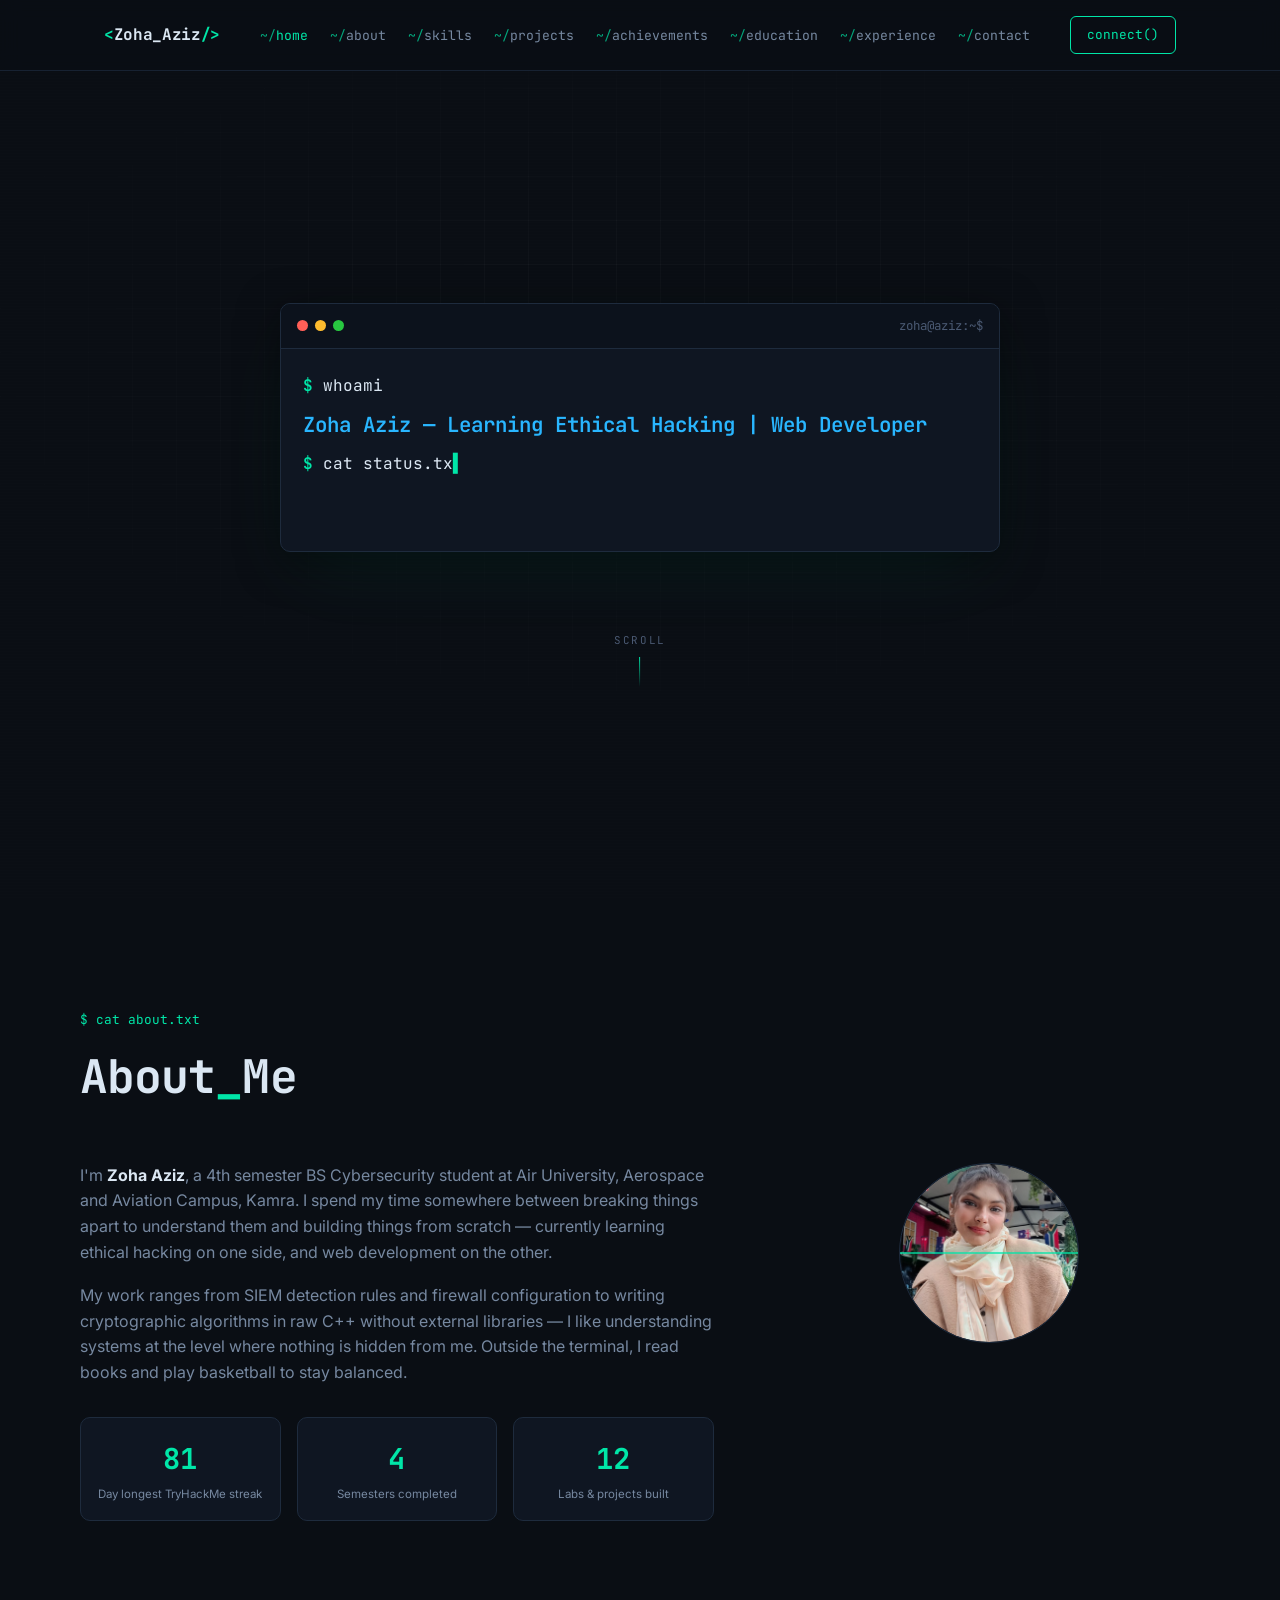
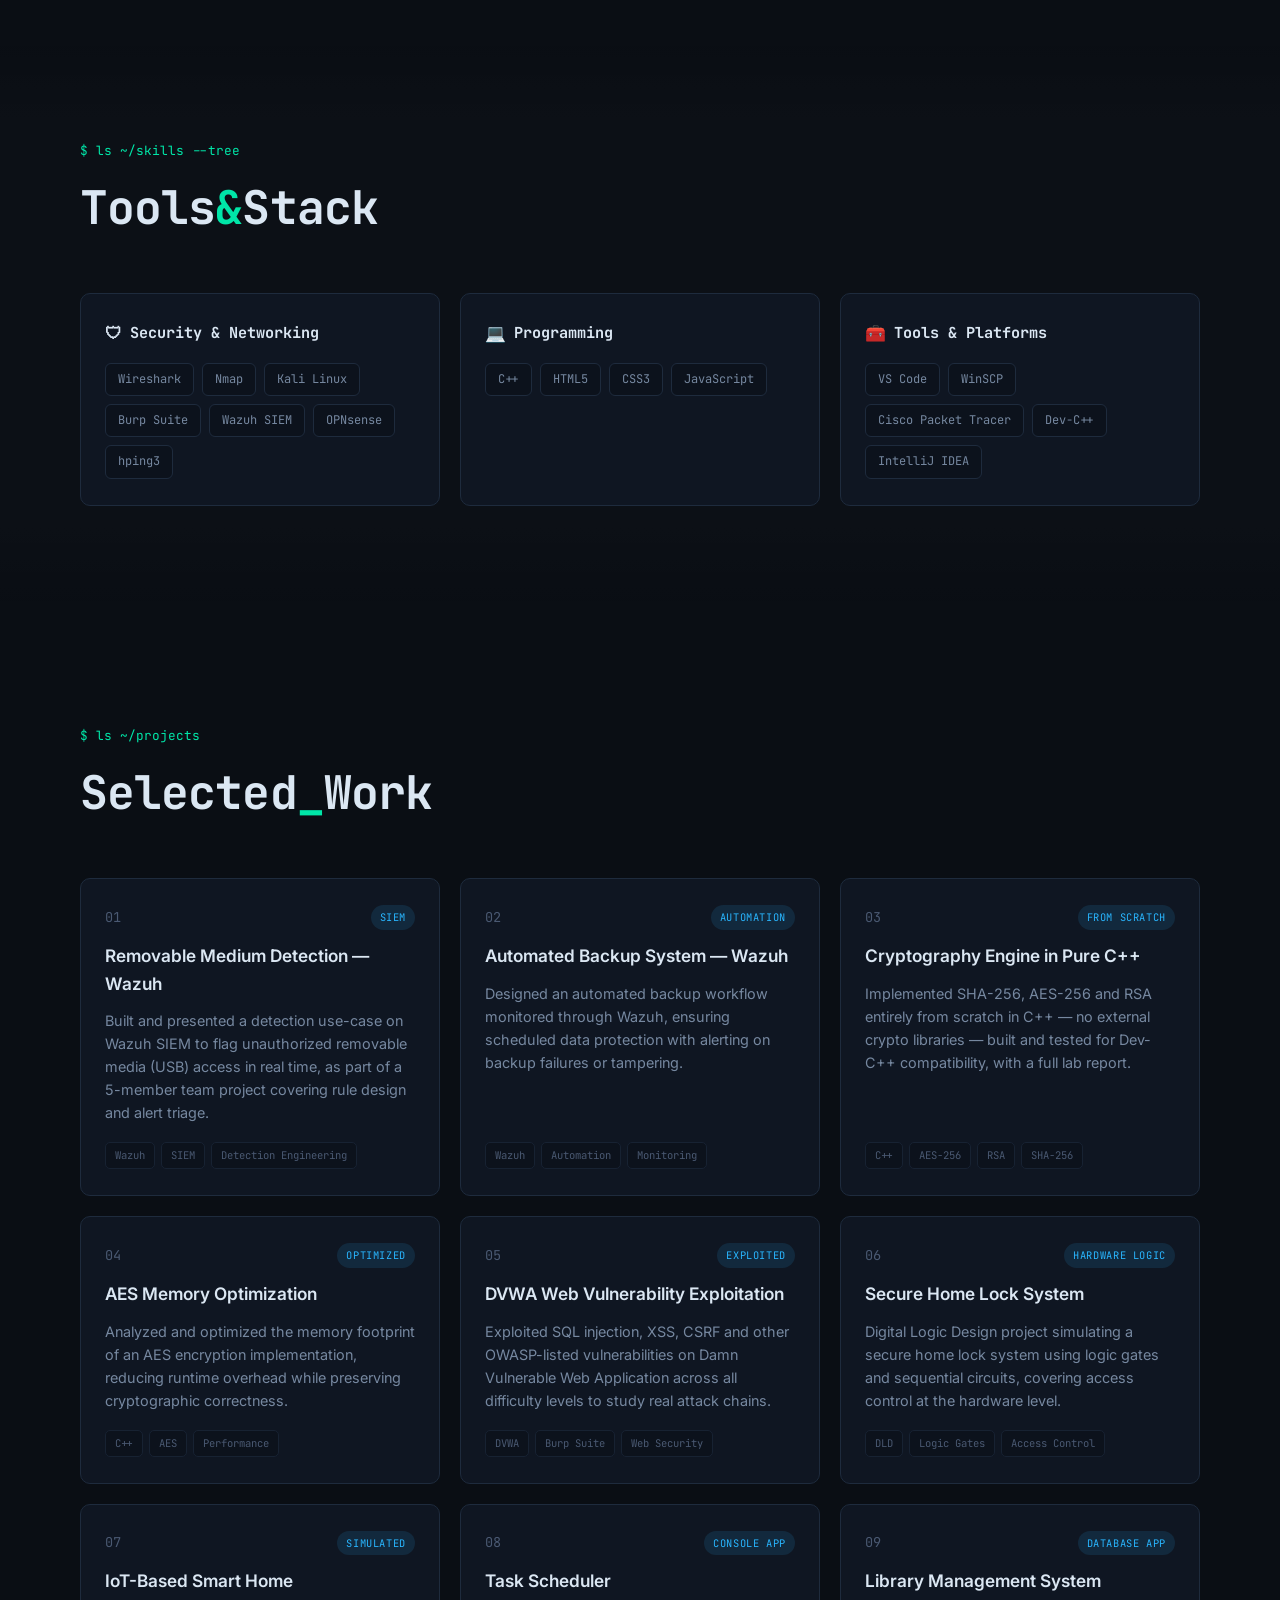
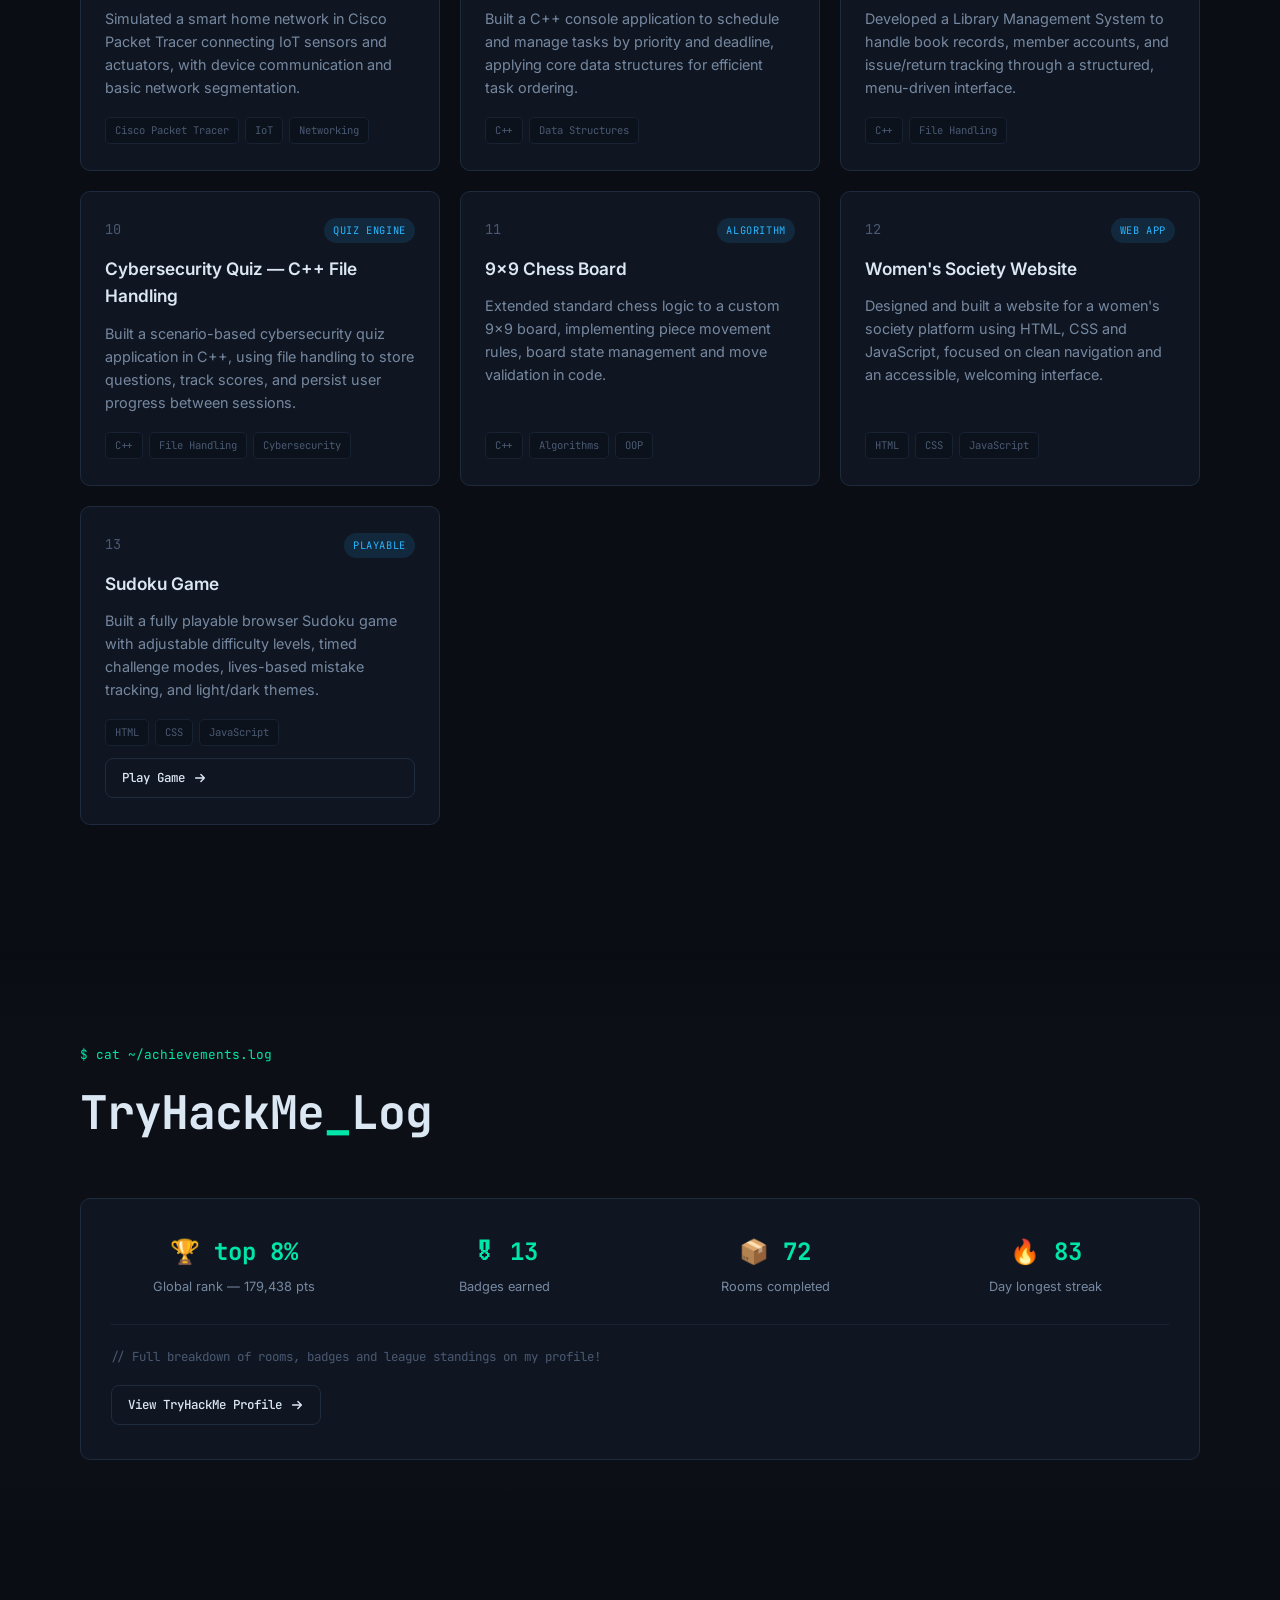
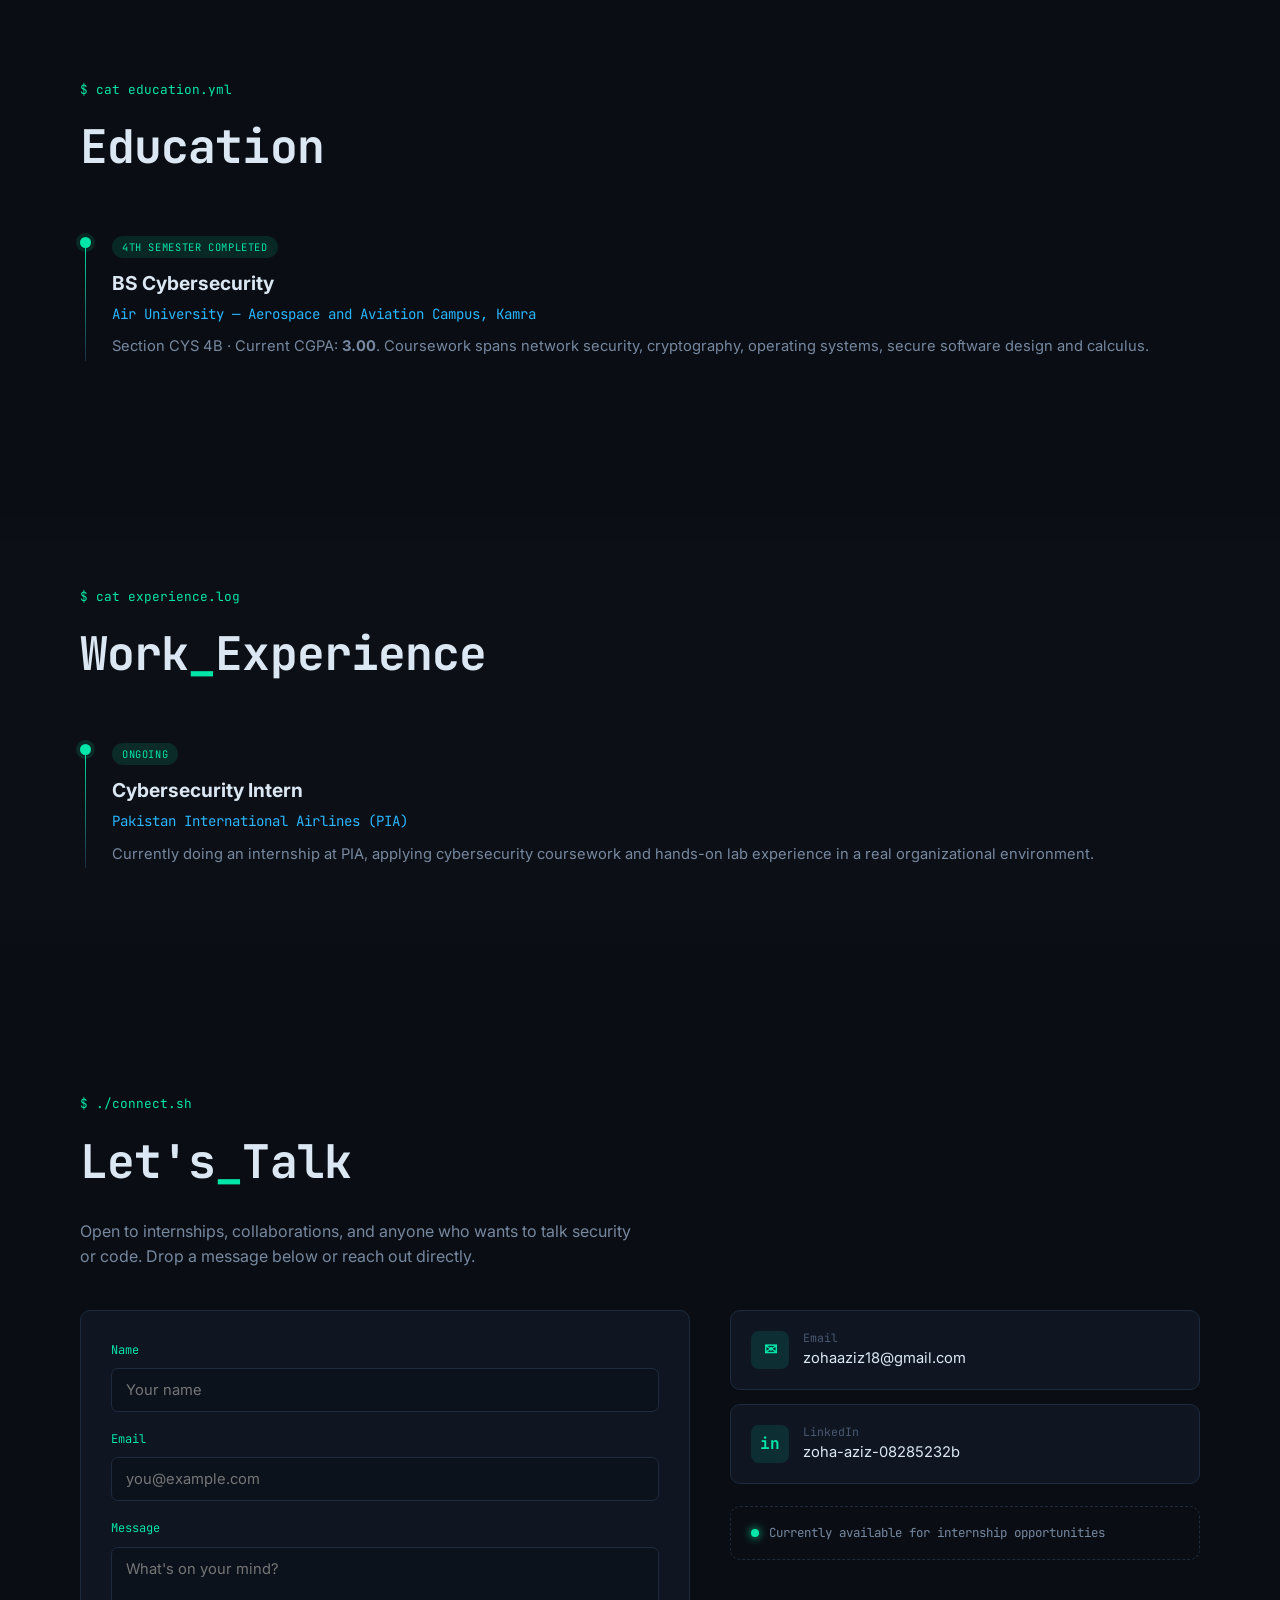
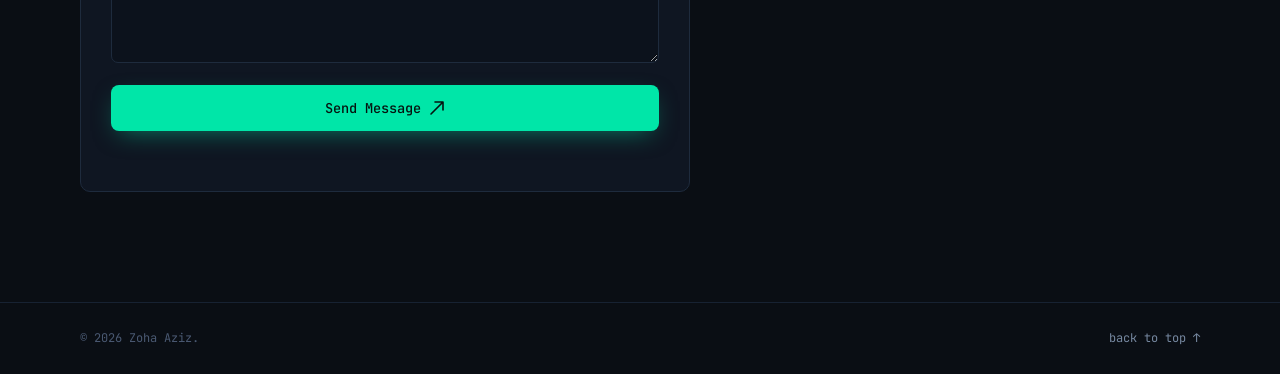
<file: index.html>
<!DOCTYPE html>
<html lang="en">
<head>
<meta charset="UTF-8">
<meta name="viewport" content="width=device-width, initial-scale=1.0">
<title>Zoha Aziz — Cybersecurity Student & Web Developer</title>
<meta name="description" content="Portfolio of Zoha Aziz, BS Cybersecurity student learning ethical hacking and web development.">
<link rel="preconnect" href="https://fonts.googleapis.com">
<link rel="preconnect" href="https://fonts.gstatic.com" crossorigin>
<link href="https://fonts.googleapis.com/css2?family=JetBrains+Mono:wght@400;500;600;700;800&family=Inter:wght@400;500;600;700&display=swap" rel="stylesheet">
<link rel="stylesheet" href="style.css">
</head>
<body>

<!-- Matrix rain background canvas -->
<canvas id="matrix-canvas"></canvas>

<!-- Scanline overlay -->
<div class="scanline-overlay" aria-hidden="true"></div>

<!-- Custom cursor dot -->
<div class="cursor-dot" id="cursorDot" aria-hidden="true"></div>

<!-- NAV -->
<header class="navbar" id="navbar">
  <div class="nav-inner">
    <a href="#home" class="logo">
      <span class="logo-bracket">&lt;</span>Zoha_Aziz<span class="logo-bracket">/&gt;</span>
    </a>
    <nav class="nav-links" id="navLinks">
      <a href="#home" class="nav-link"><span class="nav-idx">~/</span>home</a>
      <a href="#about" class="nav-link"><span class="nav-idx">~/</span>about</a>
      <a href="#skills" class="nav-link"><span class="nav-idx">~/</span>skills</a>
      <a href="#projects" class="nav-link"><span class="nav-idx">~/</span>projects</a>
      <a href="#achievements" class="nav-link"><span class="nav-idx">~/</span>achievements</a>
      <a href="#education" class="nav-link"><span class="nav-idx">~/</span>education</a>
      <a href="#experience" class="nav-link"><span class="nav-idx">~/</span>experience</a>
      <a href="#contact" class="nav-link"><span class="nav-idx">~/</span>contact</a>
    </nav>
    <a href="#contact" class="nav-cta">connect()</a>
    <button class="nav-toggle" id="navToggle" aria-label="Toggle menu" aria-expanded="false">
      <span></span><span></span><span></span>
    </button>
  </div>
</header>

<!-- HERO -->
<section class="hero" id="home">
  <div class="hero-grid" aria-hidden="true"></div>
  <div class="hero-inner">
    <div class="terminal-window" id="heroTerminal">
      <div class="terminal-titlebar">
        <div class="terminal-dots">
          <span class="dot dot-red"></span>
          <span class="dot dot-yellow"></span>
          <span class="dot dot-green"></span>
        </div>
        <span class="terminal-path">zoha@aziz:~$</span>
      </div>
      <div class="terminal-body" id="terminalBody">
        <p class="term-line"><span class="prompt">$</span> <span class="cmd" id="typeLine1"></span><span class="cursor-blink" id="blink1">▌</span></p>
        <p class="term-line term-output" id="outLine1" style="opacity:0;"></p>
        <p class="term-line" id="line2Wrap" style="opacity:0;"><span class="prompt">$</span> <span class="cmd" id="typeLine2"></span><span class="cursor-blink" id="blink2">▌</span></p>
        <p class="term-line term-output" id="outLine2" style="opacity:0;"></p>
        <p class="term-line" id="line3Wrap" style="opacity:0;"><span class="prompt">$</span> <span class="cmd" id="typeLine3"></span><span class="cursor-blink" id="blink3">▌</span></p>
        <div class="term-tags" id="termTags" style="opacity:0;"></div>
      </div>
    </div>

    <div class="hero-actions" id="heroActions" style="opacity:0;">
      <a href="#projects" class="btn btn-primary">
        <span>View Projects</span>
        <svg width="16" height="16" viewBox="0 0 16 16" fill="none"><path d="M3 8h10M9 4l4 4-4 4" stroke="currentColor" stroke-width="1.6" stroke-linecap="round" stroke-linejoin="round"/></svg>
      </a>
      <a href="assets/Zoha_Aziz_CV.pdf" class="btn btn-ghost" download>
        <svg width="16" height="16" viewBox="0 0 16 16" fill="none"><path d="M8 2v8m0 0l-3-3m3 3l3-3M2.5 13h11" stroke="currentColor" stroke-width="1.6" stroke-linecap="round" stroke-linejoin="round"/></svg>
        <span>Download CV</span>
      </a>
    </div>

    <div class="scroll-hint" aria-hidden="true">
      <span>scroll</span>
      <div class="scroll-line"></div>
    </div>
  </div>
</section>

<!-- ABOUT -->
<section class="section" id="about">
  <div class="section-inner">
    <p class="section-eyebrow">$ cat about.txt</p>
    <h2 class="section-title">About<span class="accent">_</span>Me</h2>
    <div class="about-grid">
      <div class="about-text">
        <p>I'm <strong>Zoha Aziz</strong>, a 4th semester BS Cybersecurity student at Air University, Aerospace and Aviation Campus, Kamra. I spend my time somewhere between breaking things apart to understand them and building things from scratch — currently learning ethical hacking on one side, and web development on the other.</p>
        <p>My work ranges from SIEM detection rules and firewall configuration to writing cryptographic algorithms in raw C++ without external libraries — I like understanding systems at the level where nothing is hidden from me. Outside the terminal, I read books and play basketball to stay balanced.</p>
        <div class="about-stats">
          <div class="stat-box">
            <span class="stat-num" data-target="83">0</span>
            <span class="stat-label">Day longest TryHackMe streak</span>
          </div>
          <div class="stat-box">
            <span class="stat-num" data-target="4">0</span>
            <span class="stat-label">Semesters completed</span>
          </div>
          <div class="stat-box">
            <span class="stat-num" data-target="12">0</span>
            <span class="stat-label">Labs &amp; projects built</span>
          </div>
        </div>
      </div>
      <div class="about-avatar">
        <div class="avatar-frame">
          <img src="assets/zoha_aziz.jpeg" alt="Zoha Aziz" class="avatar-img">
          <div class="avatar-scan"></div>
        </div>
        <div class="avatar-tag"></div>
      </div>
    </div>
  </div>
</section>

<!-- SKILLS -->
<section class="section section-alt" id="skills">
  <div class="section-inner">
    <p class="section-eyebrow">$ ls ~/skills --tree</p>
    <h2 class="section-title">Tools<span class="accent">&amp;</span>Stack</h2>

    <div class="skills-grid">
      <div class="skill-category">
        <h3><span class="cat-icon">🛡</span> Security &amp; Networking</h3>
        <div class="skill-tags">
          <span class="tag">Wireshark</span>
          <span class="tag">Nmap</span>
          <span class="tag">Kali Linux</span>
          <span class="tag">Burp Suite</span>
          <span class="tag">Wazuh SIEM</span>
          <span class="tag">OPNsense</span>
          <span class="tag">hping3</span>
        </div>
      </div>
      <div class="skill-category">
        <h3><span class="cat-icon">💻</span> Programming</h3>
        <div class="skill-tags">
          <span class="tag">C++</span>
          <span class="tag">HTML5</span>
          <span class="tag">CSS3</span>
          <span class="tag">JavaScript</span>
        </div>
      </div>
      <div class="skill-category">
        <h3><span class="cat-icon">🧰</span> Tools &amp; Platforms</h3>
        <div class="skill-tags">
          <span class="tag">VS Code</span>
          <span class="tag">WinSCP</span>
          <span class="tag">Cisco Packet Tracer</span>
          <span class="tag">Dev-C++</span>
          <span class="tag">IntelliJ IDEA</span>
        </div>
      </div>
    </div>
  </div>
</section>

<!-- PROJECTS -->
<section class="section" id="projects">
  <div class="section-inner">
    <p class="section-eyebrow">$ ls ~/projects</p>
    <h2 class="section-title">Selected<span class="accent">_</span>Work</h2>

    <div class="projects-grid">

      <article class="project-card">
        <div class="project-head">
          <span class="project-index">01</span>
          <span class="project-status">SIEM</span>
        </div>
        <h3>Removable Medium Detection — Wazuh</h3>
        <p>Built and presented a detection use-case on Wazuh SIEM to flag unauthorized removable media (USB) access in real time, as part of a 5-member team project covering rule design and alert triage.</p>
        <div class="project-tags">
          <span class="ptag">Wazuh</span><span class="ptag">SIEM</span><span class="ptag">Detection Engineering</span>
        </div>
      </article>

      <article class="project-card">
        <div class="project-head">
          <span class="project-index">02</span>
          <span class="project-status">automation</span>
        </div>
        <h3>Automated Backup System — Wazuh</h3>
        <p>Designed an automated backup workflow monitored through Wazuh, ensuring scheduled data protection with alerting on backup failures or tampering.</p>
        <div class="project-tags">
          <span class="ptag">Wazuh</span><span class="ptag">Automation</span><span class="ptag">Monitoring</span>
        </div>
      </article>

      <article class="project-card">
        <div class="project-head">
          <span class="project-index">03</span>
          <span class="project-status">from scratch</span>
        </div>
        <h3>Cryptography Engine in Pure C++</h3>
        <p>Implemented SHA-256, AES-256 and RSA entirely from scratch in C++ — no external crypto libraries — built and tested for Dev-C++ compatibility, with a full lab report.</p>
        <div class="project-tags">
          <span class="ptag">C++</span><span class="ptag">AES-256</span><span class="ptag">RSA</span><span class="ptag">SHA-256</span>
        </div>
      </article>

      <article class="project-card">
        <div class="project-head">
          <span class="project-index">04</span>
          <span class="project-status">optimized</span>
        </div>
        <h3>AES Memory Optimization</h3>
        <p>Analyzed and optimized the memory footprint of an AES encryption implementation, reducing runtime overhead while preserving cryptographic correctness.</p>
        <div class="project-tags">
          <span class="ptag">C++</span><span class="ptag">AES</span><span class="ptag">Performance</span>
        </div>
      </article>

      <article class="project-card">
        <div class="project-head">
          <span class="project-index">05</span>
          <span class="project-status">exploited</span>
        </div>
        <h3>DVWA Web Vulnerability Exploitation</h3>
        <p>Exploited SQL injection, XSS, CSRF and other OWASP-listed vulnerabilities on Damn Vulnerable Web Application across all difficulty levels to study real attack chains.</p>
        <div class="project-tags">
          <span class="ptag">DVWA</span><span class="ptag">Burp Suite</span><span class="ptag">Web Security</span>
        </div>
      </article>

      <article class="project-card">
        <div class="project-head">
          <span class="project-index">06</span>
          <span class="project-status">hardware logic</span>
        </div>
        <h3>Secure Home Lock System</h3>
        <p>Digital Logic Design project simulating a secure home lock system using logic gates and sequential circuits, covering access control at the hardware level.</p>
        <div class="project-tags">
          <span class="ptag">DLD</span><span class="ptag">Logic Gates</span><span class="ptag">Access Control</span>
        </div>
      </article>

      <article class="project-card">
        <div class="project-head">
          <span class="project-index">07</span>
          <span class="project-status">simulated</span>
        </div>
        <h3>IoT-Based Smart Home</h3>
        <p>Simulated a smart home network in Cisco Packet Tracer connecting IoT sensors and actuators, with device communication and basic network segmentation.</p>
        <div class="project-tags">
          <span class="ptag">Cisco Packet Tracer</span><span class="ptag">IoT</span><span class="ptag">Networking</span>
        </div>
      </article>

      <article class="project-card">
        <div class="project-head">
          <span class="project-index">08</span>
          <span class="project-status">console app</span>
        </div>
        <h3>Task Scheduler</h3>
        <p>Built a C++ console application to schedule and manage tasks by priority and deadline, applying core data structures for efficient task ordering.</p>
        <div class="project-tags">
          <span class="ptag">C++</span><span class="ptag">Data Structures</span>
        </div>
      </article>

      <article class="project-card">
        <div class="project-head">
          <span class="project-index">09</span>
          <span class="project-status">database app</span>
        </div>
        <h3>Library Management System</h3>
        <p>Developed a Library Management System to handle book records, member accounts, and issue/return tracking through a structured, menu-driven interface.</p>
        <div class="project-tags">
          <span class="ptag">C++</span><span class="ptag">File Handling</span>
        </div>
      </article>

      <article class="project-card">
        <div class="project-head">
          <span class="project-index">10</span>
          <span class="project-status">quiz engine</span>
        </div>
        <h3>Cybersecurity Quiz — C++ File Handling</h3>
        <p>Built a scenario-based cybersecurity quiz application in C++, using file handling to store questions, track scores, and persist user progress between sessions.</p>
        <div class="project-tags">
          <span class="ptag">C++</span><span class="ptag">File Handling</span><span class="ptag">Cybersecurity</span>
        </div>
      </article>

      <article class="project-card">
        <div class="project-head">
          <span class="project-index">11</span>
          <span class="project-status">algorithm</span>
        </div>
        <h3>9x9 Chess Board</h3>
        <p>Extended standard chess logic to a custom 9x9 board, implementing piece movement rules, board state management and move validation in code.</p>
        <div class="project-tags">
          <span class="ptag">C++</span><span class="ptag">Algorithms</span><span class="ptag">OOP</span>
        </div>
      </article>

      <article class="project-card">
        <div class="project-head">
          <span class="project-index">12</span>
          <span class="project-status">web app</span>
        </div>
        <h3>Women's Society Website</h3>
        <p>Designed and built a website for a women's society platform using HTML, CSS and JavaScript, focused on clean navigation and an accessible, welcoming interface.</p>
        <div class="project-tags">
          <span class="ptag">HTML</span><span class="ptag">CSS</span><span class="ptag">JavaScript</span>
        </div>
      </article>

      <article class="project-card">
        <div class="project-head">
          <span class="project-index">13</span>
          <span class="project-status">playable</span>
        </div>
        <h3>Sudoku Game</h3>
        <p>Built a fully playable browser Sudoku game with adjustable difficulty levels, timed challenge modes, lives-based mistake tracking, and light/dark themes.</p>
        <div class="project-tags">
          <span class="ptag">HTML</span><span class="ptag">CSS</span><span class="ptag">JavaScript</span>
        </div>
        <a href="game/sudoko.html" target="_blank" rel="noopener" class="btn btn-ghost btn-sm">
          <span>Play Game</span>
          <svg width="14" height="14" viewBox="0 0 16 16" fill="none"><path d="M3 8h10M9 4l4 4-4 4" stroke="currentColor" stroke-width="1.6" stroke-linecap="round" stroke-linejoin="round"/></svg>
        </a>
      </article>

    </div>
  </div>
</section>

<!-- ACHIEVEMENTS -->
<section class="section section-alt" id="achievements">
  <div class="section-inner">
    <p class="section-eyebrow">$ cat ~/achievements.log</p>
    <h2 class="section-title">TryHackMe<span class="accent">_</span>Log</h2>

    <div class="thm-panel">
      <div class="thm-row">
        <div class="thm-item">
          <span class="thm-num">🏆 top 8%</span>
          <span class="thm-label">Global rank — 179,438 pts</span>
        </div>
        <div class="thm-item">
          <span class="thm-num">🎖 13</span>
          <span class="thm-label">Badges earned</span>
        </div>
        <div class="thm-item">
          <span class="thm-num">📦 72</span>
          <span class="thm-label">Rooms completed</span>
        </div>
        <div class="thm-item">
          <span class="thm-num">🔥 83</span>
          <span class="thm-label">Day longest streak</span>
        </div>
      </div>
      <p class="thm-note">// Full breakdown of rooms, badges and league standings on my profile!</p>
      <a href="https://tryhackme.com/p/ZohaAziz" target="_blank" rel="noopener" class="btn btn-ghost btn-sm thm-link">
        <span>View TryHackMe Profile</span>
        <svg width="14" height="14" viewBox="0 0 16 16" fill="none"><path d="M3 8h10M9 4l4 4-4 4" stroke="currentColor" stroke-width="1.6" stroke-linecap="round" stroke-linejoin="round"/></svg>
      </a>
    </div>
  </div>
</section>

<!-- EDUCATION -->
<section class="section" id="education">
  <div class="section-inner">
    <p class="section-eyebrow">$ cat education.yml</p>
    <h2 class="section-title">Education</h2>

    <div class="timeline">
      <div class="timeline-item">
        <div class="timeline-dot"></div>
        <div class="timeline-content">
          <span class="timeline-tag">4th semester completed</span>
          <h3>BS Cybersecurity</h3>
          <p class="timeline-sub">Air University — Aerospace and Aviation Campus, Kamra</p>
          <p>Section CYS 4B &middot; Current CGPA: <strong>3.00</strong>. Coursework spans network security, cryptography, operating systems, secure software design and calculus.</p>
        </div>
      </div>
    </div>
  </div>
</section>

<!-- WORK EXPERIENCE -->
<section class="section section-alt" id="experience">
  <div class="section-inner">
    <p class="section-eyebrow">$ cat experience.log</p>
    <h2 class="section-title">Work<span class="accent">_</span>Experience</h2>

    <div class="timeline">
      <div class="timeline-item">
        <div class="timeline-dot"></div>
        <div class="timeline-content">
          <span class="timeline-tag">Ongoing</span>
          <h3>Cybersecurity Intern</h3>
          <p class="timeline-sub">Pakistan International Airlines (PIA)</p>
          <p>Currently doing an internship at PIA, applying cybersecurity coursework and hands-on lab experience in a real organizational environment.</p>
        </div>
      </div>
    </div>
  </div>
</section>

<!-- CONTACT -->
<section class="section" id="contact">
  <div class="section-inner">
    <p class="section-eyebrow">$ ./connect.sh</p>
    <h2 class="section-title">Let's<span class="accent">_</span>Talk</h2>
    <p class="contact-intro">Open to internships, collaborations, and anyone who wants to talk security or code. Drop a message below or reach out directly.</p>

    <div class="contact-grid">
      <form class="contact-form" id="contactForm" action="https://formsubmit.co/ajax/zohaaziz18@gmail.com" method="POST">
        <input type="hidden" name="_subject" value="New message from your portfolio site">
        <input type="text" name="_honey" style="display:none" tabindex="-1" autocomplete="off">
        <div class="form-row">
          <label for="name">Name</label>
          <input type="text" id="name" name="name" required placeholder="Your name">
        </div>
        <div class="form-row">
          <label for="email">Email</label>
          <input type="email" id="email" name="email" required placeholder="you@example.com">
        </div>
        <div class="form-row">
          <label for="message">Message</label>
          <textarea id="message" name="message" rows="5" required placeholder="What's on your mind?"></textarea>
        </div>
        <button type="submit" class="btn btn-primary" id="sendBtn">
          <span>Send Message</span>
          <svg width="16" height="16" viewBox="0 0 16 16" fill="none"><path d="M2 14L14 2M14 2H6M14 2v8" stroke="currentColor" stroke-width="1.6" stroke-linecap="round" stroke-linejoin="round"/></svg>
        </button>
        <p class="form-status" id="formStatus"></p>
      </form>

      <div class="contact-info">
        <a href="mailto:zohaaziz18@gmail.com" class="contact-link">
          <span class="contact-link-icon">✉</span>
          <div>
            <span class="contact-link-label">Email</span>
            <span class="contact-link-value">zohaaziz18@gmail.com</span>
          </div>
        </a>
        <a href="https://www.linkedin.com/in/zoha-aziz-08285232b" target="_blank" rel="noopener" class="contact-link">
          <span class="contact-link-icon">in</span>
          <div>
            <span class="contact-link-label">LinkedIn</span>
            <span class="contact-link-value">zoha-aziz-08285232b</span>
          </div>
        </a>
        <div class="contact-status">
          <span class="status-dot"></span>
          <span>Currently available for internship opportunities</span>
        </div>
      </div>
    </div>
  </div>
</section>

<footer class="footer">
  <div class="footer-inner">
    <span>&copy; <span id="year"></span> Zoha Aziz.</span>
    <a href="#home" class="footer-top">back to top ↑</a>
  </div>
</footer>

<script src="script.js"></script>
</body>
</html>
</file>
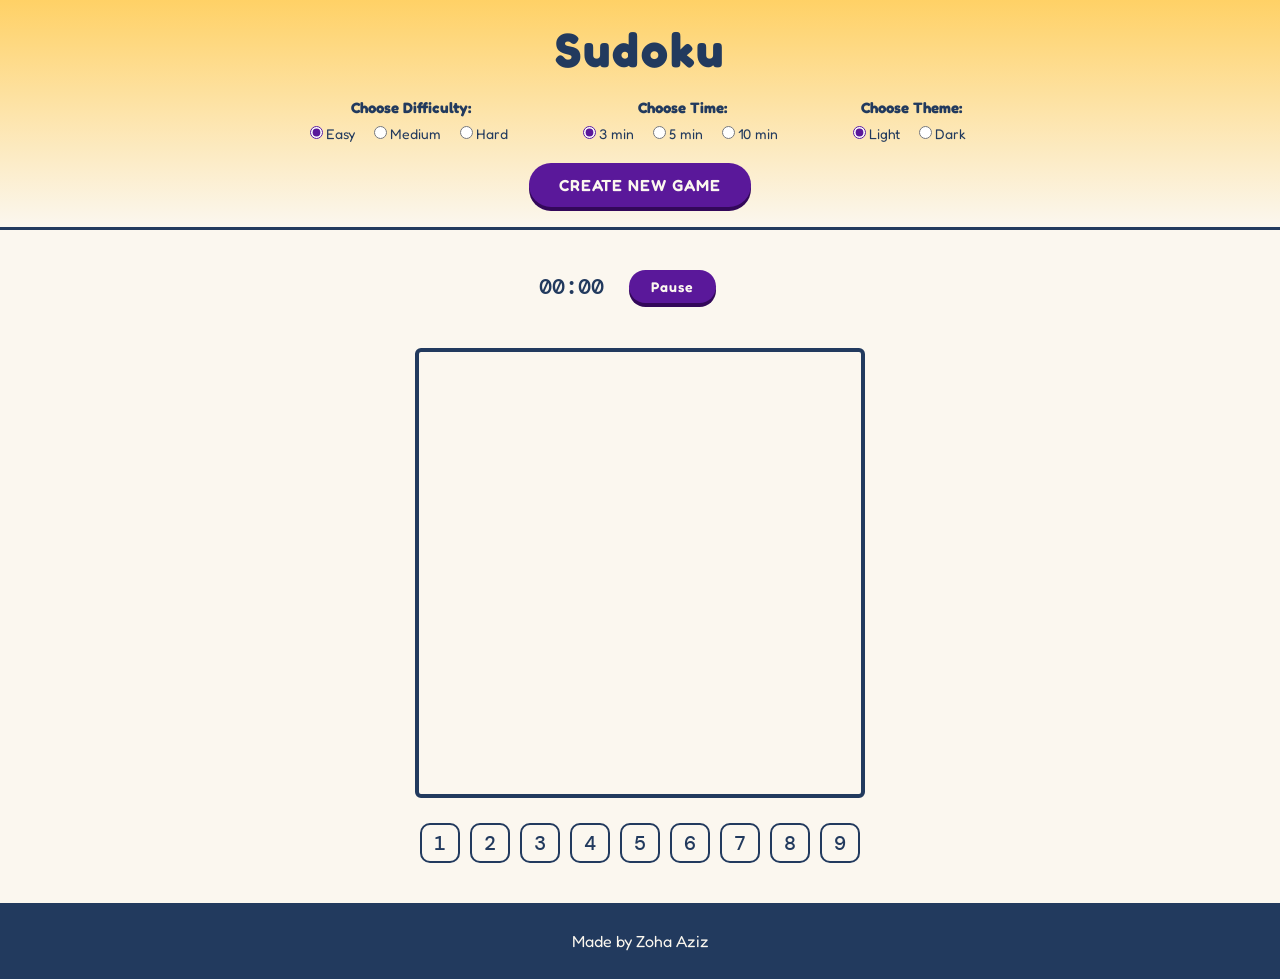
<file: sudoko.html>
<!DOCTYPE html>
<html lang="en">
    <head>
        <meta charset="utf-8">
        <title>Sudoku Game</title>
        <link rel="preconnect" href="https://fonts.googleapis.com">
        <link href="https://fonts.googleapis.com/css2?family=Fredoka:wght@500;600;700&family=DM+Mono:wght@400;500&display=swap" rel="stylesheet">
        <link rel="stylesheet" href="sudoko.css">
        <script src="sudoko.js" defer></script>
    </head>
    <body class="light">
        <header>
            <h1>Sudoku</h1>
            <div id="setup-game">
                <div id="diff">
                    <h3>Choose Difficulty:</h3>
                    <label for="diff-1"><input id="diff-1" type="radio" name="diff" value="easy" checked>Easy</label>
                    <label for="diff-2"><input id="diff-2" type="radio" name="diff" value="medium">Medium</label>
                    <label for="diff-3"><input id="diff-3" type="radio" name="diff" value="hard">Hard</label>
                </div>
                <div id="time">
                    <h3>Choose Time:</h3>
                    <label for="time-1"><input id="time-1" type="radio" name="time" value="three" checked>3 min</label>
                    <label for="time-2"><input id="time-2" type="radio" name="time" value="five">5 min</label>
                    <label for="time-3"><input id="time-3" type="radio" name="time" value="ten">10 min</label>
                </div>
                <div id="theme">
                    <h3>Choose Theme:</h3>
                    <label><input id="theme-1" type="radio" name="theme" value="light" checked>Light</label>
                    <label><input id="theme-2" type="radio" name="theme" value="dark">Dark</label>
                </div>
            </div>
            <div>
                <button id="start-btn">CREATE NEW GAME</button>
            </div>
        </header>

        <main>
            <div id="stats">
                <p id="timer">00:00</p>
                <button id="pause-btn">Pause</button>
                <p id="lives"></p>
            </div>

            <div id="message" class="hidden"></div>

            <div id="game">
                <div id="board"></div>
                <div id="number-container">
                    <p>1</p>
                    <p>2</p>
                    <p>3</p>
                    <p>4</p>
                    <p>5</p>
                    <p>6</p>
                    <p>7</p>
                    <p>8</p>
                    <p>9</p>
                </div>
            </div>
        </main>

        <footer>
            <p>Made by Zoha Aziz</p>
        </footer>
    </body>
</html>
</file>
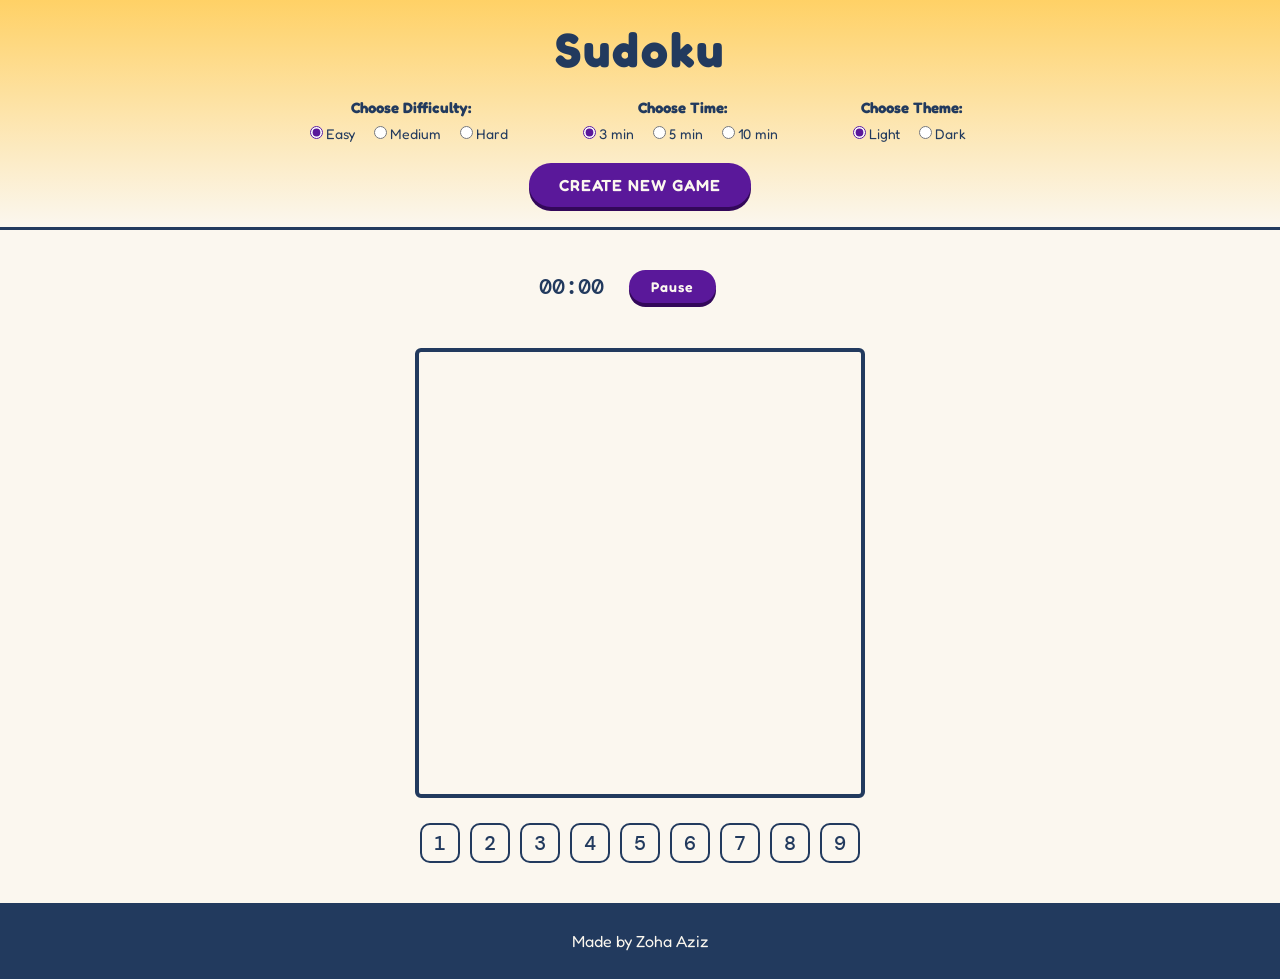
<file: game/sudoko.html>
<!DOCTYPE html>
<html lang="en">
    <head>
        <meta charset="utf-8">
        <title>Sudoku Game</title>
        <link rel="preconnect" href="https://fonts.googleapis.com">
        <link href="https://fonts.googleapis.com/css2?family=Fredoka:wght@500;600;700&family=DM+Mono:wght@400;500&display=swap" rel="stylesheet">
        <link rel="stylesheet" href="sudoko.css">
        <script src="sudoko.js" defer></script>
    </head>
    <body class="light">
        <header>
            <h1>Sudoku</h1>
            <div id="setup-game">
                <div id="diff">
                    <h3>Choose Difficulty:</h3>
                    <label for="diff-1"><input id="diff-1" type="radio" name="diff" value="easy" checked>Easy</label>
                    <label for="diff-2"><input id="diff-2" type="radio" name="diff" value="medium">Medium</label>
                    <label for="diff-3"><input id="diff-3" type="radio" name="diff" value="hard">Hard</label>
                </div>
                <div id="time">
                    <h3>Choose Time:</h3>
                    <label for="time-1"><input id="time-1" type="radio" name="time" value="three" checked>3 min</label>
                    <label for="time-2"><input id="time-2" type="radio" name="time" value="five">5 min</label>
                    <label for="time-3"><input id="time-3" type="radio" name="time" value="ten">10 min</label>
                </div>
                <div id="theme">
                    <h3>Choose Theme:</h3>
                    <label><input id="theme-1" type="radio" name="theme" value="light" checked>Light</label>
                    <label><input id="theme-2" type="radio" name="theme" value="dark">Dark</label>
                </div>
            </div>
            <div>
                <button id="start-btn">CREATE NEW GAME</button>
            </div>
        </header>

        <main>
            <div id="stats">
                <p id="timer">00:00</p>
                <button id="pause-btn">Pause</button>
                <p id="lives"></p>
            </div>

            <div id="message" class="hidden"></div>

            <div id="game">
                <div id="board"></div>
                <div id="number-container">
                    <p>1</p>
                    <p>2</p>
                    <p>3</p>
                    <p>4</p>
                    <p>5</p>
                    <p>6</p>
                    <p>7</p>
                    <p>8</p>
                    <p>9</p>
                </div>
            </div>
        </main>

        <footer>
            <p>Made by Zoha Aziz</p>
        </footer>
    </body>
</html>
</file>
<file: style.css>
/* ============================================
   TOKENS
============================================ */
:root {
  --bg: #0a0e14;
  --bg-panel: #0f1622;
  --bg-panel-alt: #0c121c;
  --border: #1e2b3d;
  --border-soft: #172232;
  --text: #dbe7f3;
  --text-dim: #7688a0;
  --text-faint: #4a5972;
  --accent: #00e6a8;
  --accent-soft: rgba(0, 230, 168, 0.12);
  --accent-cyan: #29b6ff;
  --accent-cyan-soft: rgba(41, 182, 255, 0.12);
  --accent-alert: #ff4d6d;
  --font-mono: 'JetBrains Mono', ui-monospace, monospace;
  --font-body: 'Inter', system-ui, sans-serif;
  --radius: 10px;
  --max-w: 1120px;
}

* { margin: 0; padding: 0; box-sizing: border-box; }

html { scroll-behavior: smooth; }

@media (prefers-reduced-motion: reduce) {
  html { scroll-behavior: auto; }
  *, *::before, *::after { animation-duration: 0.01ms !important; animation-iteration-count: 1 !important; transition-duration: 0.01ms !important; }
}

body {
  background: var(--bg);
  color: var(--text);
  font-family: var(--font-body);
  line-height: 1.6;
  overflow-x: hidden;
  cursor: none;
}

a { color: inherit; text-decoration: none; }
ul { list-style: none; }
img { max-width: 100%; display: block; }

::selection { background: var(--accent); color: #05130f; }

/* Hide custom cursor on touch devices */
@media (hover: none) {
  body { cursor: auto; }
  .cursor-dot { display: none; }
}

.cursor-dot {
  position: fixed;
  top: 0; left: 0;
  width: 18px; height: 18px;
  border: 1px solid var(--accent);
  border-radius: 50%;
  pointer-events: none;
  z-index: 9999;
  transform: translate(-50%, -50%);
  transition: width .15s, height .15s, background .15s, opacity .2s;
  opacity: 0;
}
.cursor-dot.active { opacity: 1; }
.cursor-dot.grow { width: 34px; height: 34px; background: var(--accent-soft); }

/* ============================================
   BACKGROUND FX
============================================ */
#matrix-canvas {
  position: fixed;
  inset: 0;
  z-index: 0;
  opacity: 0.16;
  pointer-events: none;
}

.scanline-overlay {
  position: fixed;
  inset: 0;
  z-index: 1;
  pointer-events: none;
  background: repeating-linear-gradient(
    to bottom,
    rgba(255,255,255,0.015) 0px,
    rgba(255,255,255,0.015) 1px,
    transparent 1px,
    transparent 3px
  );
  mix-blend-mode: overlay;
}

/* ============================================
   NAVBAR
============================================ */
.navbar {
  position: fixed;
  top: 0; left: 0; right: 0;
  z-index: 100;
  background: rgba(10, 14, 20, 0.75);
  backdrop-filter: blur(10px);
  border-bottom: 1px solid var(--border-soft);
  transition: border-color .3s, background .3s;
}

.nav-inner {
  max-width: var(--max-w);
  margin: 0 auto;
  padding: 16px 24px;
  display: flex;
  align-items: center;
  justify-content: space-between;
  gap: 24px;
}

.logo {
  font-family: var(--font-mono);
  font-weight: 700;
  font-size: 1rem;
  letter-spacing: -0.02em;
  white-space: nowrap;
}
.logo-bracket { color: var(--accent); }

.nav-links {
  display: flex;
  gap: 22px;
  font-family: var(--font-mono);
  font-size: 0.82rem;
}

.nav-link {
  color: var(--text-dim);
  position: relative;
  transition: color .2s;
}
.nav-idx { color: var(--accent); opacity: 0.7; }
.nav-link:hover { color: var(--text); }
.nav-link.active { color: var(--accent); }

.nav-cta {
  font-family: var(--font-mono);
  font-size: 0.8rem;
  border: 1px solid var(--accent);
  color: var(--accent);
  padding: 8px 16px;
  border-radius: 6px;
  white-space: nowrap;
  transition: background .2s, color .2s;
}
.nav-cta:hover { background: var(--accent); color: #05130f; }

.nav-toggle {
  display: none;
  flex-direction: column;
  gap: 5px;
  background: none;
  border: none;
  cursor: pointer;
  padding: 4px;
}
.nav-toggle span {
  width: 22px; height: 2px;
  background: var(--text);
  border-radius: 2px;
  transition: transform .25s, opacity .25s;
}

@media (max-width: 860px) {
  .nav-cta { display: none; }
  .nav-links {
    position: fixed;
    top: 61px; left: 0; right: 0;
    flex-direction: column;
    background: var(--bg-panel);
    border-bottom: 1px solid var(--border-soft);
    padding: 20px 24px;
    gap: 16px;
    transform: translateY(-120%);
    opacity: 0;
    transition: transform .3s, opacity .3s;
  }
  .nav-links.open { transform: translateY(0); opacity: 1; }
  .nav-toggle { display: flex; }
  .nav-toggle.open span:nth-child(1) { transform: translateY(7px) rotate(45deg); }
  .nav-toggle.open span:nth-child(2) { opacity: 0; }
  .nav-toggle.open span:nth-child(3) { transform: translateY(-7px) rotate(-45deg); }
}

/* ============================================
   HERO
============================================ */
.hero {
  position: relative;
  z-index: 2;
  min-height: 100vh;
  display: flex;
  align-items: center;
  justify-content: center;
  padding: 100px 24px 60px;
}

.hero-grid {
  position: absolute;
  inset: 0;
  background-image:
    linear-gradient(to right, rgba(255,255,255,0.025) 1px, transparent 1px),
    linear-gradient(to bottom, rgba(255,255,255,0.025) 1px, transparent 1px);
  background-size: 44px 44px;
  mask-image: radial-gradient(ellipse 80% 60% at 50% 40%, black 20%, transparent 75%);
}

.hero-inner {
  position: relative;
  width: 100%;
  max-width: 720px;
  display: flex;
  flex-direction: column;
  align-items: center;
  gap: 36px;
}

.terminal-window {
  width: 100%;
  background: var(--bg-panel);
  border: 1px solid var(--border);
  border-radius: var(--radius);
  box-shadow: 0 30px 80px -20px rgba(0, 230, 168, 0.08), 0 10px 40px rgba(0,0,0,0.5);
  overflow: hidden;
}

.terminal-titlebar {
  display: flex;
  align-items: center;
  gap: 12px;
  padding: 12px 16px;
  background: var(--bg-panel-alt);
  border-bottom: 1px solid var(--border);
}

.terminal-dots { display: flex; gap: 7px; }
.dot { width: 11px; height: 11px; border-radius: 50%; }
.dot-red { background: #ff5f57; }
.dot-yellow { background: #febc2e; }
.dot-green { background: #28c840; }

.terminal-path {
  font-family: var(--font-mono);
  font-size: 0.78rem;
  color: var(--text-faint);
  margin-left: auto;
}

.terminal-body {
  padding: 24px 22px 28px;
  font-family: var(--font-mono);
  font-size: clamp(0.85rem, 2vw, 1rem);
  min-height: 200px;
}

.term-line { margin-bottom: 6px; color: var(--text); }
.prompt { color: var(--accent); font-weight: 600; }
.cmd { color: var(--text); }
.term-output {
  color: var(--text-dim);
  padding-left: 18px;
  font-size: 0.9em;
}
#outLine1 { color: var(--accent-cyan); font-weight: 600; font-size: 1.3em; padding-left: 0; margin: 10px 0; }

.cursor-blink {
  display: inline-block;
  color: var(--accent);
  animation: blink 1s step-end infinite;
}
@keyframes blink { 50% { opacity: 0; } }

.term-tags {
  display: flex;
  flex-wrap: wrap;
  gap: 8px;
  margin-top: 14px;
}
.term-tags .tchip {
  font-size: 0.72rem;
  padding: 4px 10px;
  border: 1px solid var(--border);
  border-radius: 20px;
  color: var(--accent);
  background: var(--accent-soft);
}

.hero-actions {
  display: flex;
  gap: 14px;
  flex-wrap: wrap;
  justify-content: center;
  transition: opacity .6s ease;
}

.btn {
  display: inline-flex;
  align-items: center;
  gap: 8px;
  font-family: var(--font-mono);
  font-size: 0.85rem;
  font-weight: 500;
  padding: 13px 22px;
  border-radius: 8px;
  border: 1px solid transparent;
  cursor: none;
  transition: transform .2s, box-shadow .2s, background .2s, border-color .2s;
}
.btn:hover { transform: translateY(-2px); }
.btn-primary {
  background: var(--accent);
  color: #05130f;
  box-shadow: 0 8px 24px -8px rgba(0,230,168,0.5);
}
.btn-primary:hover { box-shadow: 0 12px 32px -8px rgba(0,230,168,0.65); }
.btn-ghost {
  background: transparent;
  border-color: var(--border);
  color: var(--text);
}
.btn-ghost:hover { border-color: var(--accent); color: var(--accent); }
.btn-sm { padding: 9px 16px; font-size: 0.78rem; }

.scroll-hint {
  position: absolute;
  bottom: -50px;
  left: 50%;
  transform: translateX(-50%);
  display: flex;
  flex-direction: column;
  align-items: center;
  gap: 8px;
  font-family: var(--font-mono);
  font-size: 0.68rem;
  color: var(--text-faint);
  letter-spacing: 0.15em;
  text-transform: uppercase;
}
.scroll-line {
  width: 1px; height: 30px;
  background: linear-gradient(to bottom, var(--accent), transparent);
  animation: scrollmove 1.8s ease-in-out infinite;
}
@keyframes scrollmove { 0%,100% { opacity: 0.3; } 50% { opacity: 1; } }

@media (max-width: 600px) {
  .scroll-hint { display: none; }
}

/* ============================================
   SECTIONS (shared)
============================================ */
.section {
  position: relative;
  z-index: 2;
  padding: 110px 24px;
}
.section-alt { background: linear-gradient(180deg, transparent, rgba(255,255,255,0.012) 15%, rgba(255,255,255,0.012) 85%, transparent); }

.section-inner {
  max-width: var(--max-w);
  margin: 0 auto;
}

.section-eyebrow {
  font-family: var(--font-mono);
  font-size: 0.8rem;
  color: var(--accent);
  margin-bottom: 10px;
  opacity: 0;
  transform: translateY(10px);
  transition: opacity .6s, transform .6s;
}

.section-title {
  font-family: var(--font-mono);
  font-size: clamp(1.9rem, 4.5vw, 2.9rem);
  font-weight: 700;
  letter-spacing: -0.02em;
  margin-bottom: 48px;
  opacity: 0;
  transform: translateY(14px);
  transition: opacity .6s .05s, transform .6s .05s;
}
.section-title .accent { color: var(--accent); }

.section.in-view .section-eyebrow,
.section.in-view .section-title { opacity: 1; transform: translateY(0); }

/* ============================================
   ABOUT
============================================ */
.about-grid {
  display: grid;
  grid-template-columns: 1.5fr 1fr;
  gap: 64px;
  align-items: start;
}
@media (max-width: 800px) {
  .about-grid { grid-template-columns: 1fr; gap: 40px; }
}

.about-text p {
  color: var(--text-dim);
  margin-bottom: 18px;
  font-size: 1rem;
  opacity: 0;
  transform: translateY(12px);
  transition: opacity .6s, transform .6s;
}
.about-text strong { color: var(--text); }
.section.in-view .about-text p { opacity: 1; transform: translateY(0); }
.about-text p:nth-child(2) { transition-delay: .1s; }

.about-stats {
  display: grid;
  grid-template-columns: repeat(3, 1fr);
  gap: 16px;
  margin-top: 32px;
}
.stat-box {
  border: 1px solid var(--border);
  border-radius: var(--radius);
  padding: 18px 14px;
  text-align: center;
  background: var(--bg-panel);
}
.stat-num {
  display: block;
  font-family: var(--font-mono);
  font-size: 1.8rem;
  font-weight: 700;
  color: var(--accent);
}
.stat-label {
  display: block;
  font-size: 0.72rem;
  color: var(--text-dim);
  margin-top: 4px;
  line-height: 1.3;
}

.about-avatar { display: flex; flex-direction: column; align-items: center; gap: 12px; }
.avatar-frame {
  position: relative;
  width: 180px; height: 180px;
  border-radius: 50%;
  border: 1px solid var(--border);
  background: var(--bg-panel);
  overflow: hidden;
  display: flex;
  align-items: center;
  justify-content: center;
}
.avatar-img {
  width: 100%;
  height: 100%;
  object-fit: cover;
  border-radius: 50%;
  display: block;
}
.avatar-placeholder {
  display: flex;
  flex-direction: column;
  align-items: center;
  gap: 8px;
  color: var(--text-faint);
}
.avatar-placeholder span { font-family: var(--font-mono); font-size: 0.6rem; }
.avatar-scan {
  position: absolute;
  left: 0; right: 0;
  height: 2px;
  background: var(--accent);
  box-shadow: 0 0 12px var(--accent);
  animation: scanmove 2.6s ease-in-out infinite;
  opacity: 0.7;
}
@keyframes scanmove { 0%,100% { top: 8%; } 50% { top: 88%; } }
.avatar-tag {
  font-family: var(--font-mono);
  font-size: 0.65rem;
  color: var(--text-faint);
  text-align: center;
}

/* ============================================
   SKILLS
============================================ */
.skills-grid {
  display: grid;
  grid-template-columns: repeat(auto-fit, minmax(260px, 1fr));
  gap: 20px;
}
.skill-category {
  background: var(--bg-panel);
  border: 1px solid var(--border);
  border-radius: var(--radius);
  padding: 26px 24px;
  opacity: 0;
  transform: translateY(16px);
  transition: opacity .5s, transform .5s, border-color .3s;
}
.section.in-view .skill-category { opacity: 1; transform: translateY(0); }
.skill-category:nth-child(1) { transition-delay: .05s; }
.skill-category:nth-child(2) { transition-delay: .15s; }
.skill-category:nth-child(3) { transition-delay: .25s; }
.skill-category:hover { border-color: var(--border); box-shadow: 0 0 0 1px var(--border), 0 20px 40px -20px rgba(0,0,0,0.6); }

.skill-category h3 {
  font-family: var(--font-mono);
  font-size: 0.95rem;
  margin-bottom: 16px;
  display: flex;
  align-items: center;
  gap: 8px;
}
.cat-icon { font-size: 1.1em; }

.skill-tags { display: flex; flex-wrap: wrap; gap: 8px; }
.tag {
  font-family: var(--font-mono);
  font-size: 0.75rem;
  padding: 6px 12px;
  border-radius: 6px;
  background: var(--bg-panel-alt);
  border: 1px solid var(--border);
  color: var(--text-dim);
  transition: color .2s, border-color .2s, transform .2s;
}
.tag:hover { color: var(--accent); border-color: var(--accent); transform: translateY(-2px); }

/* ============================================
   PROJECTS
============================================ */
.projects-grid {
  display: grid;
  grid-template-columns: repeat(auto-fit, minmax(300px, 1fr));
  gap: 20px;
}
.project-card {
  background: var(--bg-panel);
  border: 1px solid var(--border);
  border-radius: var(--radius);
  padding: 26px 24px;
  display: flex;
  flex-direction: column;
  gap: 12px;
  transition: transform .25s, border-color .25s, box-shadow .25s;
  opacity: 0;
  transform: translateY(16px);
}
.section.in-view .project-card { opacity: 1; transform: translateY(0); }
.projects-grid .project-card:nth-child(1) { transition: opacity .5s .0s, transform .5s .0s, border-color .25s, box-shadow .25s; }
.projects-grid .project-card:nth-child(2) { transition: opacity .5s .08s, transform .5s .08s, border-color .25s, box-shadow .25s; }
.projects-grid .project-card:nth-child(3) { transition: opacity .5s .16s, transform .5s .16s, border-color .25s, box-shadow .25s; }
.projects-grid .project-card:nth-child(4) { transition: opacity .5s .24s, transform .5s .24s, border-color .25s, box-shadow .25s; }
.projects-grid .project-card:nth-child(5) { transition: opacity .5s .32s, transform .5s .32s, border-color .25s, box-shadow .25s; }
.projects-grid .project-card:nth-child(6) { transition: opacity .5s .4s, transform .5s .4s, border-color .25s, box-shadow .25s; }

.project-card:hover {
  transform: translateY(-6px);
  border-color: var(--accent);
  box-shadow: 0 24px 50px -24px rgba(0, 230, 168, 0.25);
}

.project-head { display: flex; align-items: center; justify-content: space-between; }
.project-index { font-family: var(--font-mono); color: var(--text-faint); font-size: 0.85rem; }
.project-status {
  font-family: var(--font-mono);
  font-size: 0.65rem;
  text-transform: uppercase;
  letter-spacing: 0.06em;
  color: var(--accent-cyan);
  background: var(--accent-cyan-soft);
  padding: 4px 9px;
  border-radius: 20px;
}

.project-card h3 { font-size: 1.08rem; font-weight: 600; }
.project-card p { color: var(--text-dim); font-size: 0.9rem; }

.project-tags { display: flex; flex-wrap: wrap; gap: 6px; margin-top: auto; padding-top: 6px; }
.ptag {
  font-family: var(--font-mono);
  font-size: 0.66rem;
  padding: 4px 9px;
  border-radius: 5px;
  background: var(--bg-panel-alt);
  color: var(--text-faint);
  border: 1px solid var(--border-soft);
}

.project-card-cta {
  align-items: center;
  justify-content: center;
  text-align: center;
  background: transparent;
  border-style: dashed;
}
.project-cta-inner p { margin-bottom: 16px; color: var(--text-dim); font-size: 0.9rem; }

/* ============================================
   ACHIEVEMENTS
============================================ */
.thm-panel {
  background: var(--bg-panel);
  border: 1px solid var(--border);
  border-radius: var(--radius);
  padding: 34px 30px;
  opacity: 0;
  transform: translateY(16px);
  transition: opacity .6s, transform .6s;
}
.section.in-view .thm-panel { opacity: 1; transform: translateY(0); }

.thm-row {
  display: grid;
  grid-template-columns: repeat(auto-fit, minmax(180px, 1fr));
  gap: 24px;
}
.thm-item { display: flex; flex-direction: column; gap: 6px; text-align: center; }
.thm-num { font-family: var(--font-mono); font-size: 1.5rem; font-weight: 700; color: var(--accent); }
.thm-label { font-size: 0.8rem; color: var(--text-dim); }
.thm-note {
  margin-top: 26px;
  padding-top: 22px;
  border-top: 1px solid var(--border-soft);
  font-family: var(--font-mono);
  font-size: 0.78rem;
  color: var(--text-faint);
}
.thm-link { margin-top: 18px; }

/* ============================================
   EDUCATION / TIMELINE
============================================ */
.timeline { position: relative; padding-left: 32px; }
.timeline::before {
  content: '';
  position: absolute;
  left: 5px; top: 6px; bottom: 6px;
  width: 1px;
  background: linear-gradient(to bottom, var(--accent), var(--border));
}
.timeline-item { position: relative; padding-bottom: 8px; opacity: 0; transform: translateY(12px); transition: opacity .6s, transform .6s; }
.section.in-view .timeline-item { opacity: 1; transform: translateY(0); }
.timeline-dot {
  position: absolute;
  left: -32px; top: 4px;
  width: 11px; height: 11px;
  border-radius: 50%;
  background: var(--accent);
  box-shadow: 0 0 0 4px var(--accent-soft);
}
.timeline-tag {
  display: inline-block;
  font-family: var(--font-mono);
  font-size: 0.65rem;
  text-transform: uppercase;
  letter-spacing: 0.06em;
  color: var(--accent);
  background: var(--accent-soft);
  padding: 3px 10px;
  border-radius: 20px;
  margin-bottom: 10px;
}
.timeline-content h3 { font-size: 1.2rem; margin-bottom: 4px; }
.timeline-sub { color: var(--accent-cyan); font-size: 0.88rem; margin-bottom: 10px; font-family: var(--font-mono); }
.timeline-content p:last-child { color: var(--text-dim); font-size: 0.92rem; }

/* ============================================
   CONTACT
============================================ */
.contact-intro {
  color: var(--text-dim);
  max-width: 560px;
  margin-bottom: 40px;
  margin-top: -28px;
  opacity: 0;
  transform: translateY(10px);
  transition: opacity .6s .1s, transform .6s .1s;
}
.section.in-view .contact-intro { opacity: 1; transform: translateY(0); }

.contact-grid {
  display: grid;
  grid-template-columns: 1.3fr 1fr;
  gap: 40px;
}
@media (max-width: 800px) {
  .contact-grid { grid-template-columns: 1fr; }
}

.contact-form {
  display: flex;
  flex-direction: column;
  gap: 18px;
  background: var(--bg-panel);
  border: 1px solid var(--border);
  border-radius: var(--radius);
  padding: 30px;
}
.form-row { display: flex; flex-direction: column; gap: 8px; }
.form-row label {
  font-family: var(--font-mono);
  font-size: 0.75rem;
  color: var(--accent);
}
.form-row input, .form-row textarea {
  background: var(--bg-panel-alt);
  border: 1px solid var(--border);
  border-radius: 7px;
  padding: 12px 14px;
  color: var(--text);
  font-family: var(--font-body);
  font-size: 0.92rem;
  resize: vertical;
  transition: border-color .2s;
}
.form-row input:focus, .form-row textarea:focus {
  outline: none;
  border-color: var(--accent);
}
.contact-form .btn { justify-content: center; margin-top: 4px; }
.form-status {
  font-family: var(--font-mono);
  font-size: 0.78rem;
  color: var(--accent);
  min-height: 1em;
}

.contact-info { display: flex; flex-direction: column; gap: 14px; }
.contact-link {
  display: flex;
  align-items: center;
  gap: 14px;
  background: var(--bg-panel);
  border: 1px solid var(--border);
  border-radius: var(--radius);
  padding: 18px 20px;
  transition: border-color .2s, transform .2s;
}
.contact-link:hover { border-color: var(--accent); transform: translateX(4px); }
.contact-link-icon {
  width: 38px; height: 38px;
  display: flex; align-items: center; justify-content: center;
  border-radius: 8px;
  background: var(--accent-soft);
  color: var(--accent);
  font-family: var(--font-mono);
  font-weight: 700;
  flex-shrink: 0;
}
.contact-link-label { display: block; font-size: 0.72rem; color: var(--text-faint); font-family: var(--font-mono); }
.contact-link-value { display: block; font-size: 0.92rem; color: var(--text); word-break: break-word; }

.contact-status {
  display: flex;
  align-items: center;
  gap: 10px;
  padding: 16px 20px;
  font-family: var(--font-mono);
  font-size: 0.78rem;
  color: var(--text-dim);
  border: 1px dashed var(--border);
  border-radius: var(--radius);
  margin-top: 8px;
}
.status-dot {
  width: 8px; height: 8px;
  border-radius: 50%;
  background: var(--accent);
  box-shadow: 0 0 8px var(--accent);
  animation: pulse 1.8s ease-in-out infinite;
  flex-shrink: 0;
}
@keyframes pulse { 0%,100% { opacity: 1; } 50% { opacity: 0.4; } }

/* ============================================
   FOOTER
============================================ */
.footer {
  position: relative;
  z-index: 2;
  border-top: 1px solid var(--border-soft);
  padding: 26px 24px;
}
.footer-inner {
  max-width: var(--max-w);
  margin: 0 auto;
  display: flex;
  justify-content: space-between;
  align-items: center;
  gap: 16px;
  flex-wrap: wrap;
  font-family: var(--font-mono);
  font-size: 0.75rem;
  color: var(--text-faint);
}
.footer-top { color: var(--text-dim); transition: color .2s; }
.footer-top:hover { color: var(--accent); }

/* focus visibility for accessibility */
a:focus-visible, button:focus-visible, input:focus-visible, textarea:focus-visible {
  outline: 2px solid var(--accent);
  outline-offset: 2px;
}
</file>
<file: sudoko.css>
/* ===== Base tokens ===== */
* {
    box-sizing: border-box;
}
body {
    margin: 0;
    font-family: "Fredoka", sans-serif;
    transition: background-color 0.3s ease, color 0.3s ease;
}
.hidden {
    display: none;
}

/* ===== Light / Dark themes ===== */
body.light {
    background-color: #FBF7EF;
    color: #223A5E;
}
body.dark {
    background-color: #16213E;
    color: #F5F5F5;
}

/* ===== Header ===== */
header {
    text-align: center;
    padding: 20px 10px;
    border-bottom: 3px solid #223A5E;
    background: linear-gradient(180deg, #FFD166 0%, transparent 100%);
}
body.dark header {
    background: linear-gradient(180deg, #E9C46A33 0%, transparent 100%);
    border-bottom: 3px solid #E9C46A;
}
h1 {
    font-size: 48px;
    font-weight: 700;
    margin: 0 0 10px 0;
    letter-spacing: 2px;
}
h3 {
    margin: 0 0 6px 0;
    font-size: 15px;
}
#setup-game {
    display: flex;
    justify-content: center;
    flex-wrap: wrap;
    gap: 10px;
}
#setup-game > * {
    padding: 10px 25px;
}
#setup-game label {
    margin-right: 10px;
    cursor: pointer;
    font-size: 14px;
}
input[type="radio"] {
    cursor: pointer;
    accent-color: #5A189A;
}

/* ===== Start / pause buttons ===== */
#start-btn, #pause-btn {
    margin-top: 10px;
    padding: 12px 30px;
    font-family: "Fredoka", sans-serif;
    font-size: 16px;
    font-weight: 600;
    letter-spacing: 1px;
    color: #FBF7EF;
    background-color: #5A189A;
    border: none;
    border-radius: 30px;
    cursor: pointer;
    box-shadow: 0 4px 0 #33085A;
    transition: transform 0.15s ease, box-shadow 0.15s ease;
}
#pause-btn {
    padding: 8px 22px;
    font-size: 14px;
    margin-top: 0;
}
#start-btn:hover, #pause-btn:hover {
    transform: translateY(-2px);
}
#start-btn:active, #pause-btn:active {
    transform: translateY(2px);
    box-shadow: 0 2px 0 #33085A;
}
body.dark #start-btn, body.dark #pause-btn {
    background-color: #7B2CBF;
    box-shadow: 0 4px 0 #3C096C;
}
body.dark #start-btn:active, body.dark #pause-btn:active {
    box-shadow: 0 2px 0 #3C096C;
}

/* ===== Stats & message ===== */
#stats {
    display: flex;
    justify-content: center;
    align-items: center;
    gap: 25px;
    margin-top: 20px;
}
#timer, #lives {
    font-family: "DM Mono", monospace;
    font-size: 22px;
    font-weight: 500;
}
#message {
    text-align: center;
    max-width: 320px;
    margin: 15px auto 0;
    padding: 12px 20px;
    border-radius: 12px;
    font-weight: 600;
}
#message.win {
    background-color: #06A77D33;
    color: #06A77D;
    border: 2px solid #06A77D;
}
#message.lose {
    background-color: #EF476F33;
    color: #EF476F;
    border: 2px solid #EF476F;
}
#message.paused {
    background-color: #22345533;
    color: #223A5E;
    border: 2px solid #223A5E;
}
body.dark #message.paused {
    background-color: #E9C46A22;
    color: #E9C46A;
    border: 2px solid #E9C46A;
}

/* ===== Game layout ===== */
#game {
    display: flex;
    flex-direction: column;
    align-items: center;
    gap: 25px;
    margin: 25px 0 40px;
}
#board {
    display: grid;
    grid-template-columns: repeat(9, 1fr);
    grid-template-rows: repeat(9, 1fr);
    width: 450px;
    height: 450px;
    border: 4px solid #223A5E;
    border-radius: 6px;
    overflow: hidden;
}
body.dark #board {
    border: 4px solid #E9C46A;
}

/* ===== Tiles ===== */
.tile {
    margin: 0;
    display: flex;
    align-items: center;
    justify-content: center;
    font-family: "DM Mono", monospace;
    font-size: 22px;
    border: 1px solid #223A5E33;
    cursor: pointer;
    transition: background-color 0.15s ease;
}
body.dark .tile {
    border: 1px solid #E9C46A33;
}

/* Alternating shading so each 3x3 box reads as its own block */
.tile.box-a {
    background-color: #223A5E0d;
}
.tile.box-b {
    background-color: transparent;
}
body.dark .tile.box-a {
    background-color: #F5F5F512;
}
body.dark .tile.box-b {
    background-color: transparent;
}

.tile:hover {
    background-color: #FFD16655;
}
body.dark .tile:hover {
    background-color: #E9C46A33;
}
.tile.given {
    font-weight: 700;
    cursor: default;
}
.tile.given:hover {
    background-color: inherit;
}
.tile.selected {
    background-color: #FFD166;
    color: #223A5E;
}
.tile.correct {
    color: #06A77D;
}
.tile.incorrect {
    color: #EF476F;
}
.rightBorder {
    border-right: 3px solid #223A5E;
}
.bottomBorder {
    border-bottom: 3px solid #223A5E;
}
body.dark .rightBorder {
    border-right: 3px solid #E9C46A;
}
body.dark .bottomBorder {
    border-bottom: 3px solid #E9C46A;
}

/* ===== Number pad ===== */
#number-container {
    display: flex;
    gap: 10px;
}
#number-container p {
    width: 40px;
    height: 40px;
    margin: 0;
    display: flex;
    align-items: center;
    justify-content: center;
    font-family: "DM Mono", monospace;
    font-size: 20px;
    font-weight: 500;
    border: 2px solid #223A5E;
    border-radius: 10px;
    cursor: pointer;
    transition: background-color 0.15s ease, transform 0.15s ease;
}
body.dark #number-container p {
    border: 2px solid #E9C46A;
}
#number-container p:hover {
    transform: translateY(-3px);
}
#number-container p.selected {
    background-color: #5A189A;
    color: #FBF7EF;
    border-color: #5A189A;
}
body.dark #number-container p.selected {
    background-color: #7B2CBF;
    border-color: #7B2CBF;
}

/* ===== Footer ===== */
footer {
    background-color: #223A5E;
    color: #FBF7EF;
    text-align: center;
    padding: 12px;
}
body.dark footer {
    background-color: #0F1730;
}
</file>
<file: game/sudoko.css>
/* ===== Base tokens ===== */
* {
    box-sizing: border-box;
}
body {
    margin: 0;
    font-family: "Fredoka", sans-serif;
    transition: background-color 0.3s ease, color 0.3s ease;
}
.hidden {
    display: none;
}

/* ===== Light / Dark themes ===== */
body.light {
    background-color: #FBF7EF;
    color: #223A5E;
}
body.dark {
    background-color: #16213E;
    color: #F5F5F5;
}

/* ===== Header ===== */
header {
    text-align: center;
    padding: 20px 10px;
    border-bottom: 3px solid #223A5E;
    background: linear-gradient(180deg, #FFD166 0%, transparent 100%);
}
body.dark header {
    background: linear-gradient(180deg, #E9C46A33 0%, transparent 100%);
    border-bottom: 3px solid #E9C46A;
}
h1 {
    font-size: 48px;
    font-weight: 700;
    margin: 0 0 10px 0;
    letter-spacing: 2px;
}
h3 {
    margin: 0 0 6px 0;
    font-size: 15px;
}
#setup-game {
    display: flex;
    justify-content: center;
    flex-wrap: wrap;
    gap: 10px;
}
#setup-game > * {
    padding: 10px 25px;
}
#setup-game label {
    margin-right: 10px;
    cursor: pointer;
    font-size: 14px;
}
input[type="radio"] {
    cursor: pointer;
    accent-color: #5A189A;
}

/* ===== Start / pause buttons ===== */
#start-btn, #pause-btn {
    margin-top: 10px;
    padding: 12px 30px;
    font-family: "Fredoka", sans-serif;
    font-size: 16px;
    font-weight: 600;
    letter-spacing: 1px;
    color: #FBF7EF;
    background-color: #5A189A;
    border: none;
    border-radius: 30px;
    cursor: pointer;
    box-shadow: 0 4px 0 #33085A;
    transition: transform 0.15s ease, box-shadow 0.15s ease;
}
#pause-btn {
    padding: 8px 22px;
    font-size: 14px;
    margin-top: 0;
}
#start-btn:hover, #pause-btn:hover {
    transform: translateY(-2px);
}
#start-btn:active, #pause-btn:active {
    transform: translateY(2px);
    box-shadow: 0 2px 0 #33085A;
}
body.dark #start-btn, body.dark #pause-btn {
    background-color: #7B2CBF;
    box-shadow: 0 4px 0 #3C096C;
}
body.dark #start-btn:active, body.dark #pause-btn:active {
    box-shadow: 0 2px 0 #3C096C;
}

/* ===== Stats & message ===== */
#stats {
    display: flex;
    justify-content: center;
    align-items: center;
    gap: 25px;
    margin-top: 20px;
}
#timer, #lives {
    font-family: "DM Mono", monospace;
    font-size: 22px;
    font-weight: 500;
}
#message {
    text-align: center;
    max-width: 320px;
    margin: 15px auto 0;
    padding: 12px 20px;
    border-radius: 12px;
    font-weight: 600;
}
#message.win {
    background-color: #06A77D33;
    color: #06A77D;
    border: 2px solid #06A77D;
}
#message.lose {
    background-color: #EF476F33;
    color: #EF476F;
    border: 2px solid #EF476F;
}
#message.paused {
    background-color: #22345533;
    color: #223A5E;
    border: 2px solid #223A5E;
}
body.dark #message.paused {
    background-color: #E9C46A22;
    color: #E9C46A;
    border: 2px solid #E9C46A;
}

/* ===== Game layout ===== */
#game {
    display: flex;
    flex-direction: column;
    align-items: center;
    gap: 25px;
    margin: 25px 0 40px;
}
#board {
    display: grid;
    grid-template-columns: repeat(9, 1fr);
    grid-template-rows: repeat(9, 1fr);
    width: 450px;
    height: 450px;
    border: 4px solid #223A5E;
    border-radius: 6px;
    overflow: hidden;
}
body.dark #board {
    border: 4px solid #E9C46A;
}

/* ===== Tiles ===== */
.tile {
    margin: 0;
    display: flex;
    align-items: center;
    justify-content: center;
    font-family: "DM Mono", monospace;
    font-size: 22px;
    border: 1px solid #223A5E33;
    cursor: pointer;
    transition: background-color 0.15s ease;
}
body.dark .tile {
    border: 1px solid #E9C46A33;
}

/* Alternating shading so each 3x3 box reads as its own block */
.tile.box-a {
    background-color: #223A5E0d;
}
.tile.box-b {
    background-color: transparent;
}
body.dark .tile.box-a {
    background-color: #F5F5F512;
}
body.dark .tile.box-b {
    background-color: transparent;
}

.tile:hover {
    background-color: #FFD16655;
}
body.dark .tile:hover {
    background-color: #E9C46A33;
}
.tile.given {
    font-weight: 700;
    cursor: default;
}
.tile.given:hover {
    background-color: inherit;
}
.tile.selected {
    background-color: #FFD166;
    color: #223A5E;
}
.tile.correct {
    color: #06A77D;
}
.tile.incorrect {
    color: #EF476F;
}
.rightBorder {
    border-right: 3px solid #223A5E;
}
.bottomBorder {
    border-bottom: 3px solid #223A5E;
}
body.dark .rightBorder {
    border-right: 3px solid #E9C46A;
}
body.dark .bottomBorder {
    border-bottom: 3px solid #E9C46A;
}

/* ===== Number pad ===== */
#number-container {
    display: flex;
    gap: 10px;
}
#number-container p {
    width: 40px;
    height: 40px;
    margin: 0;
    display: flex;
    align-items: center;
    justify-content: center;
    font-family: "DM Mono", monospace;
    font-size: 20px;
    font-weight: 500;
    border: 2px solid #223A5E;
    border-radius: 10px;
    cursor: pointer;
    transition: background-color 0.15s ease, transform 0.15s ease;
}
body.dark #number-container p {
    border: 2px solid #E9C46A;
}
#number-container p:hover {
    transform: translateY(-3px);
}
#number-container p.selected {
    background-color: #5A189A;
    color: #FBF7EF;
    border-color: #5A189A;
}
body.dark #number-container p.selected {
    background-color: #7B2CBF;
    border-color: #7B2CBF;
}

/* ===== Footer ===== */
footer {
    background-color: #223A5E;
    color: #FBF7EF;
    text-align: center;
    padding: 12px;
}
body.dark footer {
    background-color: #0F1730;
}
</file>
